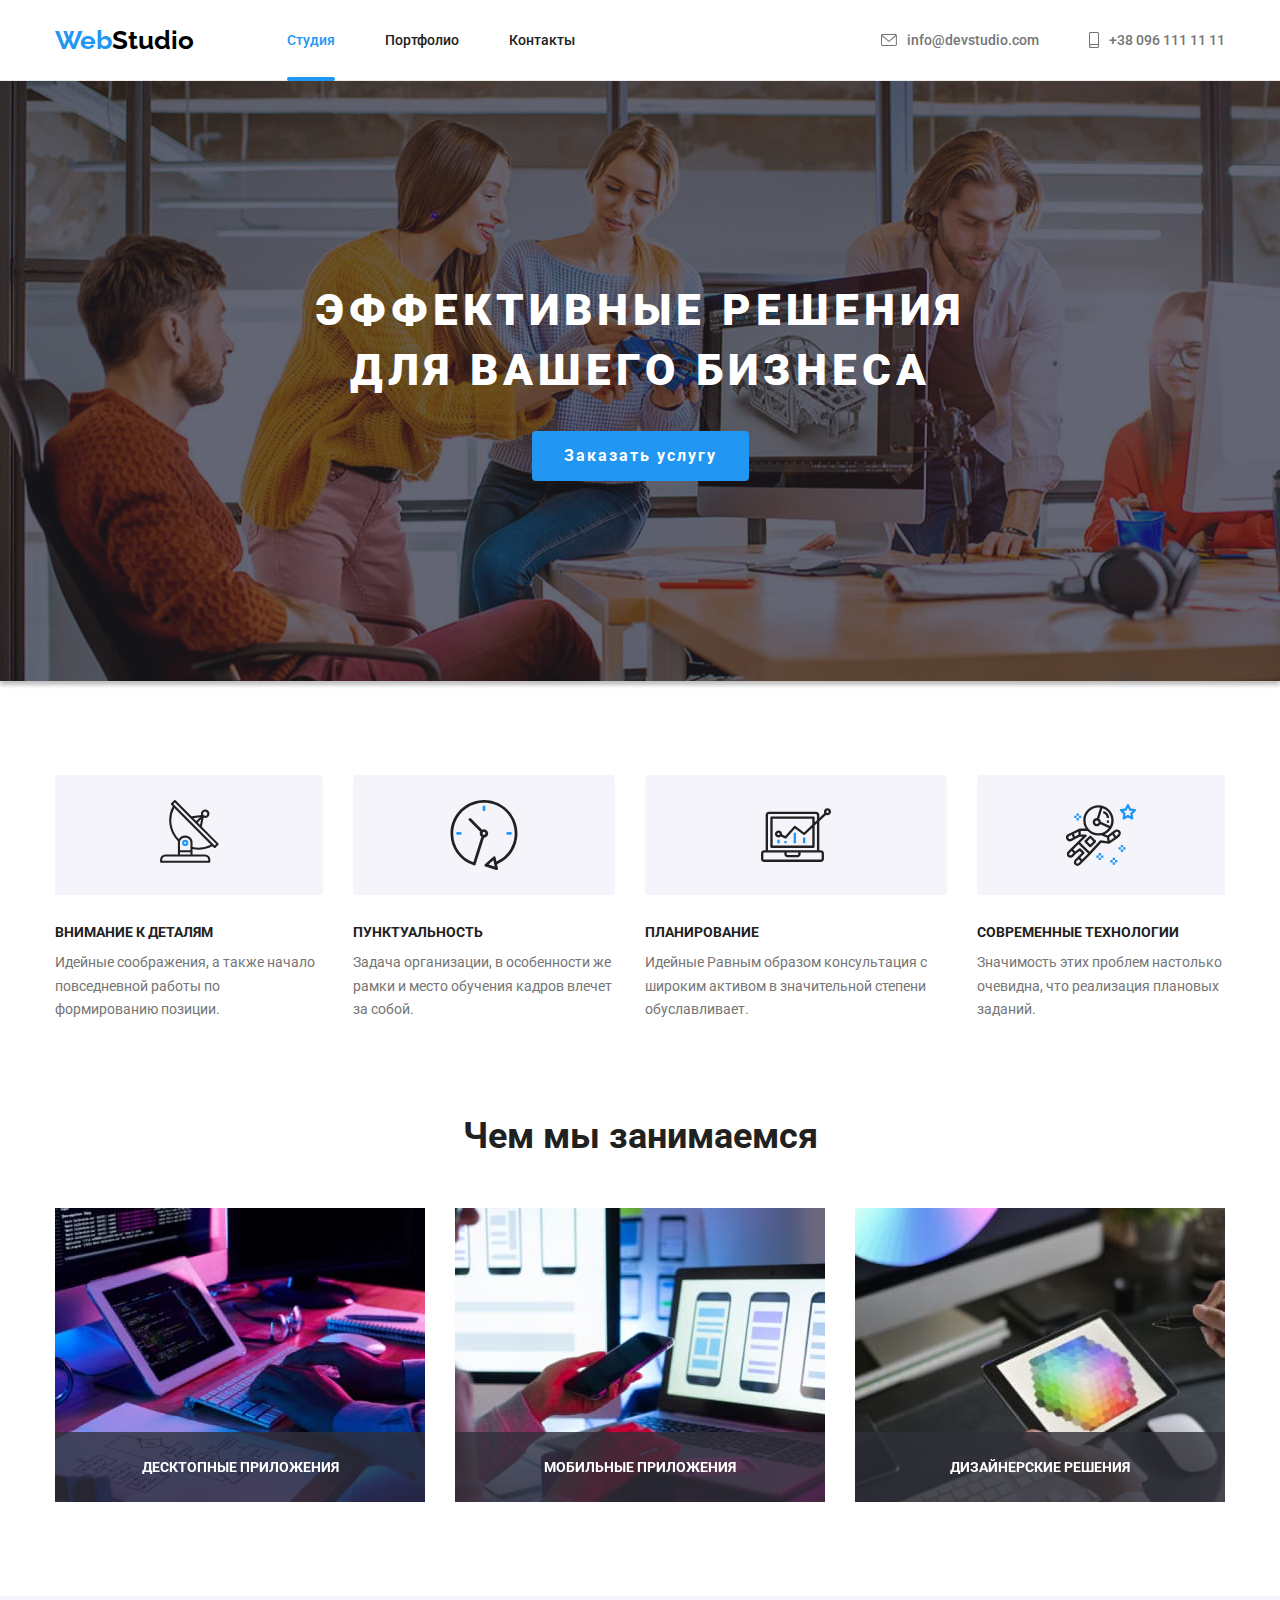
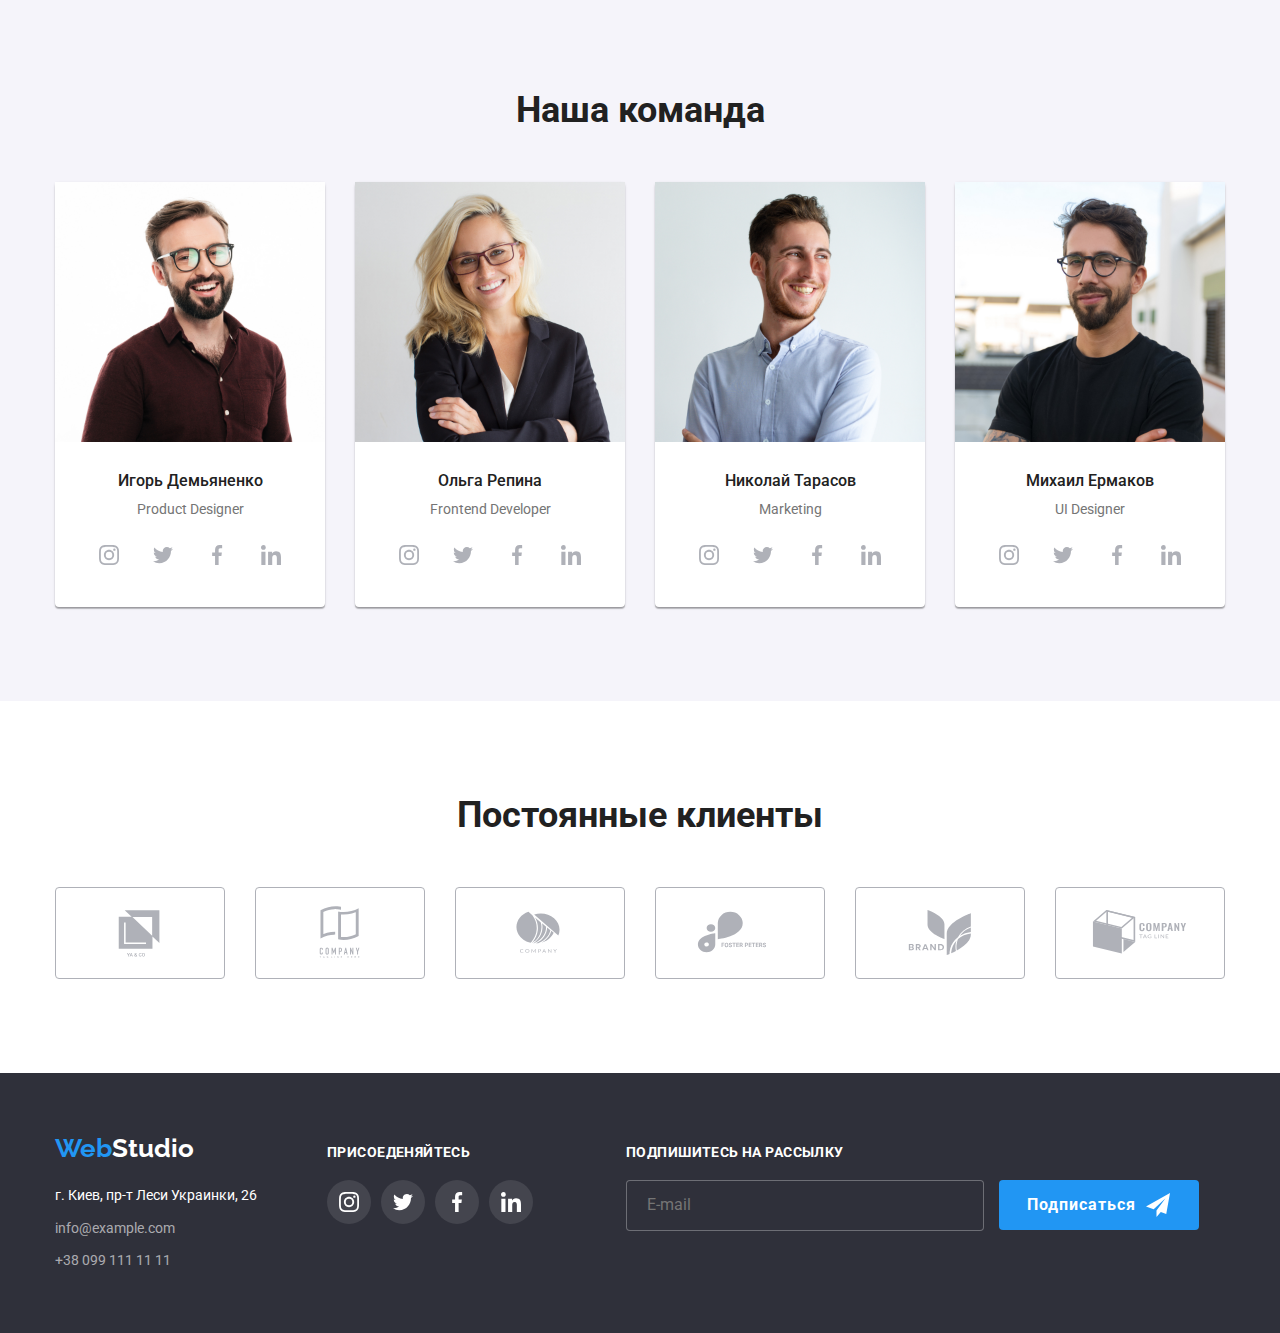
<file: index.html>
<!DOCTYPE html>
<html lang="ru">
<head>
    <meta charset="UTF-8">
    <meta http-equiv="X-UA-Compatible" content="IE=edge">
    <meta name="viewport" content="width=device-width, initial-scale=1.0">
    <link rel="stylesheet" href="./modern-normalize/modern-normalize.css">
    <link rel="preconnect" href="https://fonts.googleapis.com">
    <link rel="preconnect" href="https://fonts.gstatic.com" crossorigin>
    <link href="https://fonts.googleapis.com/css2?family=Roboto:wght@400;500;700;900&family=Raleway:wght@700&display=swap"
        rel="stylesheet">
    <title>WebStudio</title>
    <link rel="stylesheet" href="./css/styles.css">
</head>

<body>
    <header class="header">
        <div class="container"> 
            <div class="header-container"> 
                <nav class="main-nav">
                    <a href="#" lang="en" class="link-decor">
                        <span class="logo-web">Web</span><span class="logo-studio">Studio</span>
                    </a>
                    <ul class="site-nav">
                        <li class="site-nav-item"><a href="#" class="site-nav-link-current link-decor">Студия</a></li>
                        <li class="site-nav-item"><a href="./portfolio.html" class="site-nav-link link-decor">Портфолио</a></li>
                        <li class="site-nav-item"><a href="#" class="site-nav-link link-decor">Контакты</a></li>
                    </ul>
                </nav>
                    <ul class="contacts">
                        <li class="contacts-item">
                            <a href="mailto:info@devstudio.com" lang="en" class="contacts-link link-decor" style="display: flex; align-items: center;">
                                <svg class="contact-icon" width="16" height="12">
                                    <use href="./images/icons.svg#icon-envelope"></use>
                                </svg>                            
                                info@devstudio.com
                            </a>
                        </li>
                        <li class="contacts-item"><a href="tel:+380961111111" class="contacts-link link-decor" style="display: flex; align-items: center;">
                                <svg class="contact-icon" width="10" height="16">
                                    <use href="./images/icons.svg#icon-smartphone"></use>
                                </svg>
                            +38 096 111 11 11</a></li>
                    </ul> 
            </div> 
        </div>
    </header>

    <main class="main">
        <section class="hero">
            <div class="container">
                <h1 class="hero-title">Эффективные решения <br/> для вашего бизнеса</h1>
                <button data-modal-open type="button" class="hero-btn" >Заказать услугу</button>
            </div>
            <div class="data-modal is-hidden" data-modal> 
                <div class="modal">

                    <button data-modal-close class="modal-close">
                    <svg  width="18" height="18" class="modal-close-icon">
                        <use href="./images/icons.svg#icon-close"></use>
                    </svg>
                    </button>

                    <p class="modal-title">Оставьте свои данные, мы вам перезвоним</p>

                    <form class="form">
                        <label class="form-field">
                            Имя
                            <span class="input-icon">
                                <input type="text" class="form-input" name="name" placeholder=" " />
                                    <svg width="18" height="18" class="modal-icon">
                                        <use href="./images/icons.svg#icon-person"></use>
                                    </svg>
                            </span>
                        </label>

                        <label class="form-field">
                            Телефон
                            <span class="input-icon">
                                <input type="tel" class="form-input" name="phone" placeholder=" " />
                                <svg width="18" height="18" class="modal-icon">
                                    <use href="./images/icons.svg#icon-phone"></use>
                                </svg>
                            </span>
                        </label>

                       
                        <label class="form-field">
                            Почта
                            <span class="input-icon">
                                <input type="email" class="form-input" name="mail" placeholder=" " />
                                <svg width="18" height="18" class="modal-icon">
                                    <use href="./images/icons.svg#icon-email"></use>
                                </svg>
                            </span>
                        </label>
                                          

                        <label class="form-field">  
                            Комментарий
                            <textarea name="feedback" class="form-input textarea"  placeholder="Введите текст"></textarea>
                        </label>

                         <label class="contract-check">
                            <input class="checkbox" type="checkbox" name="checkbox" value="contract check" />
                            <span class="check-icon">                     
                            </span>
                            <span class="check-text">Соглашаюсь с рассылкой и принимаю
                                <a href="#" class="contract-link">Условия договора</a>
                            </span>
                        </label>

                        <button type="submit" class="modal-btn">Отправить</button>                   
                    </form>
           
                </div>

            </div>
        </section>

        <section class="section">
            <div class="container">
                <ul class="advantage">
                    <li class="advantage-item">
                        <div class="icon-block"> 
                                <svg class="advantage-icon" width="70" height="70">
                                    <use href="./images/icons.svg#icon-antenna"></use>
                                </svg>
                        </div>
                        <h3 class="subtitle advantage-title">Внимание к деталям</h3>
                        <p class="subtitle-text advantage-text">
                            Идейные соображения, а также начало повседневной работы по формированию позиции.
                        </p>
                    </li>
                    <li class="advantage-item">
                        <div class="icon-block"> 
                            <svg class="advantage-icon" width="70" height="70">
                                <use href="./images/icons.svg#icon-clock"></use>
                            </svg>
                        </div>
                        <h3 class="subtitle advantage-title">Пунктуальность</h3>
                        <p class="subtitle-text advantage-text">
                            Задача организации, в особенности же рамки и место обучения кадров влечет за собой.
                        </p>
                    </li>
                    <li class="advantage-item">
                        <div class="icon-block"> 
                            <svg class="advantage-icon" width="70" height="70">
                                <use href="./images/icons.svg#icon-diagram"></use>
                            </svg>
                        </div>
                        <h3 class="subtitle advantage-title">Планирование</h3>
                        <p class="subtitle-text advantage-text">
                            Идейные Равным образом консультация с широким активом в значительной степени обуславливает.
                        </p>
                    </li>
                    <li class="advantage-item">
                        <div class="icon-block"> 
                            <svg class="advantage-icon" width="70" height="70">
                                <use href="./images/icons.svg#icon-astronaut"></use>
                            </svg>
                        </div>
                        <h3 class="subtitle advantage-title">Современные технологии</h3>
                        <p class="subtitle-text advantage-text">
                            Значимость этих проблем настолько очевидна, что реализация плановых заданий.
                        </p>
                    </li>
                </ul>
            </div>
        </section>

        <section class="work-section section">
            <div class="container">
                <h2 class="subtitle-big">Чем мы занимаемся</h2>
                <ul class="works">
                    <li class="works-item">
                        <img src="./images/desktop.jpg" alt="Desktop" width="370" />
                        <div class="works-item-text">
                            <p>десктопные приложения</p>
                        </div>
                    </li>
                    <li class="works-item">
                        <img src="./images/phone.jpg" alt="Phone" width="370" />
                        <div class="works-item-text">
                            <p>мобильные приложения</p>
                        </div>
                    </li>
                    <li class="works-item">
                        <img src="./images/tablet.jpg" alt="Tablet" width="370" />
                        <div class="works-item-text">
                            <p>дизайнерские решения</p>
                        </div>
                    </li>
                </ul>
            </div>
        </section>

        <section class="section team-background">
            <div class="container">
                <h2 class="subtitle-team">Наша команда</h2>
                <ul class="team">
                    <li class="team-item">
                        <img src="./images/i_dem'yanenko.jpg" alt="Игорь Демьяненко" width="270">
                        <div class="team-card-text">
                            <h3 class="team-title">Игорь Демьяненко</h3>
                            <p lang="en" class="team-text">Product Designer</p>                    
                            <ul class="social">
                                <li class="social-item">
                                    <a href="#" class="social-link" style="display: flex; align-items: center; justify-content: center;">
                                        <svg class="social-icon" width="20" height="20">
                                            <use href="./images/icons.svg#icon-instagram"></use>
                                        </svg>
                                    </a>                                
                                </li>
                                <li class="social-item">
                                    <a href="#" class="social-link" style="display: flex; align-items: center; justify-content: center;">
                                        <svg class="social-icon" width="20" height="20">
                                            <use href="./images/icons.svg#icon-twitter"></use>
                                        </svg>
                                    </a>                                
                                </li>
                                <li class="social-item">
                                    <a href="#" class="social-link" style="display: flex; align-items: center; justify-content: center;">
                                        <svg class="social-icon" width="20" height="20">
                                            <use href="./images/icons.svg#icon-facebook"></use>
                                        </svg>
                                    </a>                                
                                </li>
                                <li class="social-item">
                                    <a href="#" class="social-link" style="display: flex; align-items: center; justify-content: center;">
                                        <svg class="social-icon" width="20" height="20">
                                            <use href="./images/icons.svg#icon-linkedin"></use>
                                        </svg>
                                    </a>                                
                                </li>
                            </ul>
                        </div>
                       
                    </li>
                    <li class="team-item">
                        <img src="./images/o_repina.jpg" alt="Ольга Репина" width="270">
                        <div class="team-card-text">
                            <h3 class="team-title">Ольга Репина</h3>
                            <p lang="en" class="team-text">Frontend Developer</p>                    
                            <ul class="social">
                                <li class="social-item">
                                    <a href="#" class="social-link" style="display: flex; align-items: center; justify-content: center;">
                                        <svg class="social-icon" width="20" height="20">
                                            <use href="./images/icons.svg#icon-instagram"></use>
                                        </svg>
                                    </a>
                                </li>
                                <li class="social-item">
                                    <a href="#" class="social-link" style="display: flex; align-items: center; justify-content: center;">
                                        <svg class="social-icon" width="20" height="20">
                                            <use href="./images/icons.svg#icon-twitter"></use>
                                        </svg>
                                    </a>
                                </li>
                                <li class="social-item">
                                    <a href="#" class="social-link" style="display: flex; align-items: center; justify-content: center;">
                                        <svg class="social-icon" width="20" height="20">
                                            <use href="./images/icons.svg#icon-facebook"></use>
                                        </svg>
                                    </a>
                                </li>
                                <li class="social-item">
                                    <a href="#" class="social-link" style="display: flex; align-items: center; justify-content: center;">
                                        <svg class="social-icon" width="20" height="20">
                                            <use href="./images/icons.svg#icon-linkedin"></use>
                                        </svg>
                                    </a>
                                </li>
                            </ul>
                        </div>
                        
                    </li>
                    <li class="team-item">
                        <img src="./images/n_tarasov.jpg" alt="Николай Тарасов" width="270">
                        <div class="team-card-text">
                            <h3 class="team-title">Николай Тарасов</h3>
                            <p lang="en" class="team-text">Marketing</p>                    
                            <ul class="social">
                                <li class="social-item">
                                    <a href="#" class="social-link" style="display: flex; align-items: center; justify-content: center;">
                                        <svg class="social-icon" width="20" height="20">
                                            <use href="./images/icons.svg#icon-instagram"></use>
                                        </svg>
                                    </a>
                                </li>
                                <li class="social-item">
                                    <a href="#" class="social-link" style="display: flex; align-items: center; justify-content: center;">
                                        <svg class="social-icon" width="20" height="20">
                                            <use href="./images/icons.svg#icon-twitter"></use>
                                        </svg>
                                    </a>
                                </li>
                                <li class="social-item">
                                    <a href="#" class="social-link" style="display: flex; align-items: center; justify-content: center;">
                                        <svg class="social-icon" width="20" height="20">
                                            <use href="./images/icons.svg#icon-facebook"></use>
                                        </svg>
                                    </a>
                                </li>
                                <li class="social-item">
                                    <a href="#" class="social-link" style="display: flex; align-items: center; justify-content: center;">
                                        <svg class="social-icon" width="20" height="20">
                                            <use href="./images/icons.svg#icon-linkedin"></use>
                                        </svg>
                                    </a>
                                </li>
                            </ul>
                        </div>
                        
                    </li>
                    <li class="team-item">
                        <img src="./images/m_ermakov.jpg" alt="Михаил Ермаков" width="270">
                        <div class="team-card-text">
                            <h3 class="team-title">Михаил Ермаков</h3>
                            <p lang="en" class="team-text">UI Designer</p>                    
                            <ul class="social">
                                <li class="social-item">
                                    <a href="#" class="social-link" style="display: flex; align-items: center; justify-content: center;">
                                        <svg class="social-icon" width="20" height="20">
                                            <use href="./images/icons.svg#icon-instagram"></use>
                                        </svg>
                                    </a>
                                </li>
                                <li class="social-item">
                                    <a href="#" class="social-link" style="display: flex; align-items: center; justify-content: center;">
                                        <svg class="social-icon" width="20" height="20">
                                            <use href="./images/icons.svg#icon-twitter"></use>
                                        </svg>
                                    </a>
                                </li>
                                <li class="social-item">
                                    <a href="#" class="social-link" style="display: flex; align-items: center; justify-content: center;">
                                        <svg class="social-icon" width="20" height="20">
                                            <use href="./images/icons.svg#icon-facebook"></use>
                                        </svg>
                                    </a>
                                </li>
                                <li class="social-item">
                                    <a href="#" class="social-link" style="display: flex; align-items: center; justify-content: center;">
                                        <svg class="social-icon" width="20" height="20">
                                            <use href="./images/icons.svg#icon-linkedin"></use>
                                        </svg>
                                    </a>
                                </li>
                            </ul>
                        </div>
                       
                    </li>
                </ul>
            </div>
        </section>  
        
        <section class="section">
            <div class="container">
                <h2 class="subtitle-big">Постоянные клиенты</h2>
                <ul class="client">
                    <li class="client-item">
                        <a href="#" class="client-link">
                            <svg class="client-icon" width="106" height="60">
                                <use href="./images/icons.svg#icon-client-1"></use>
                            </svg>
                        </a>
                    </li>
                    <li class="client-item">
                        <a href="#" class="client-link">
                            <svg class="client-icon" width="106" height="60">
                                <use href="./images/icons.svg#icon-client-2"></use>
                            </svg>
                        </a>
                    </li>
                    <li class="client-item">
                        <a href="#" class="client-link">
                            <svg class="client-icon" width="106" height="60">
                                <use href="./images/icons.svg#icon-client-3"></use>
                            </svg>
                        </a>
                    </li>
                    <li class="client-item">
                        <a href="#" class="client-link">
                            <svg class="client-icon" width="106" height="60">
                                <use href="./images/icons.svg#icon-client-4"></use>
                            </svg>
                        </a>
                    </li>
                    <li class="client-item">
                        <a href="#" class="client-link">
                            <svg class="client-icon" width="106" height="60">
                                <use href="./images/icons.svg#icon-client-5"></use>
                            </svg>
                        </a>
                    </li>
                    <li class="client-item">
                        <a href="#" class="client-link">
                            <svg class="client-icon" width="106" height="60">
                                <use href="./images/icons.svg#icon-client-6"></use>
                            </svg>
                        </a>
                    </li>
                </ul>
            </div>
        </section>
        
    </main> 
    
    <footer class="footer">
        <div class="container container-footer">
            <div>                
            <a href="#" lang="en" class="link-decor">
                <span class="logo-web">Web</span><span class="logo-studio-white">Studio</span>
            </a>
            <address class="adress-margin">
                <ul>
                    <li><span class="address-white">г. Киев, пр-т Леси Украинки, 26</span></li>
                    <li class="footer-margin"><a href="mailto:info@example.com" class="address link-decor">info@example.com</a></li>
                    <li class="footer-margin"><a href="tel:+380991111111" class="address link-decor">+38 099 111 11 11</a></li>
                </ul>  
            </address>  
            </div>
            <div class="social-footer">
                <h2 class="subtitle-footer">Присоеденяйтесь</h2>
                <ul class="social-footer-list">
                    <li class="social-item">
                        <a href="#" class="social-link-footer" style="display: flex; align-items: center; justify-content: center;">
                            <svg class="social-footer-icon" width="20" height="20">
                                <use href="./images/icons.svg#icon-instagram"></use>
                            </svg>
                        </a>
                    </li>
                    <li class="social-item">
                        <a href="#" class="social-link-footer" style="display: flex; align-items: center; justify-content: center;">
                            <svg class="social-footer-icon" width="20" height="20">
                                <use href="./images/icons.svg#icon-twitter"></use>
                            </svg>
                        </a>
                    </li>
                    <li class="social-item">
                        <a href="#" class="social-link-footer" style="display: flex; align-items: center; justify-content: center;">
                            <svg class="social-footer-icon" width="20" height="20">
                                <use href="./images/icons.svg#icon-facebook"></use>
                            </svg>
                        </a>
                    </li>
                    <li class="social-item">
                        <a href="#" class="social-link-footer" style="display: flex; align-items: center; justify-content: center;">
                            <svg class="social-footer-icon" width="20" height="20">
                                <use href="./images/icons.svg#icon-linkedin"></use>
                            </svg>
                        </a>
                    </li>
                </ul>
            </div>

            <div class="footer-mail">
                <h2 class="subtitle-footer">подпишитесь на рассылку</h2>
                <form class="footer-form">
                        <label class="field">
                            <input class="email" type="email" name ="footer-form" placeholder=" E-mail" />
                        </label>                                        
                    <button type="submit" class="footer-btn">
                        Подписаться
                        <svg class="mail-footer-icon" width="24" height="24">
                            <use href="./images/icons.svg#icon-send"></use>
                        </svg>
                    </button>
                </form>
            </div>
        </div>

        
        
    </footer>

    <script src="./js/modal.js"></script>

</body>
</html>
</file>
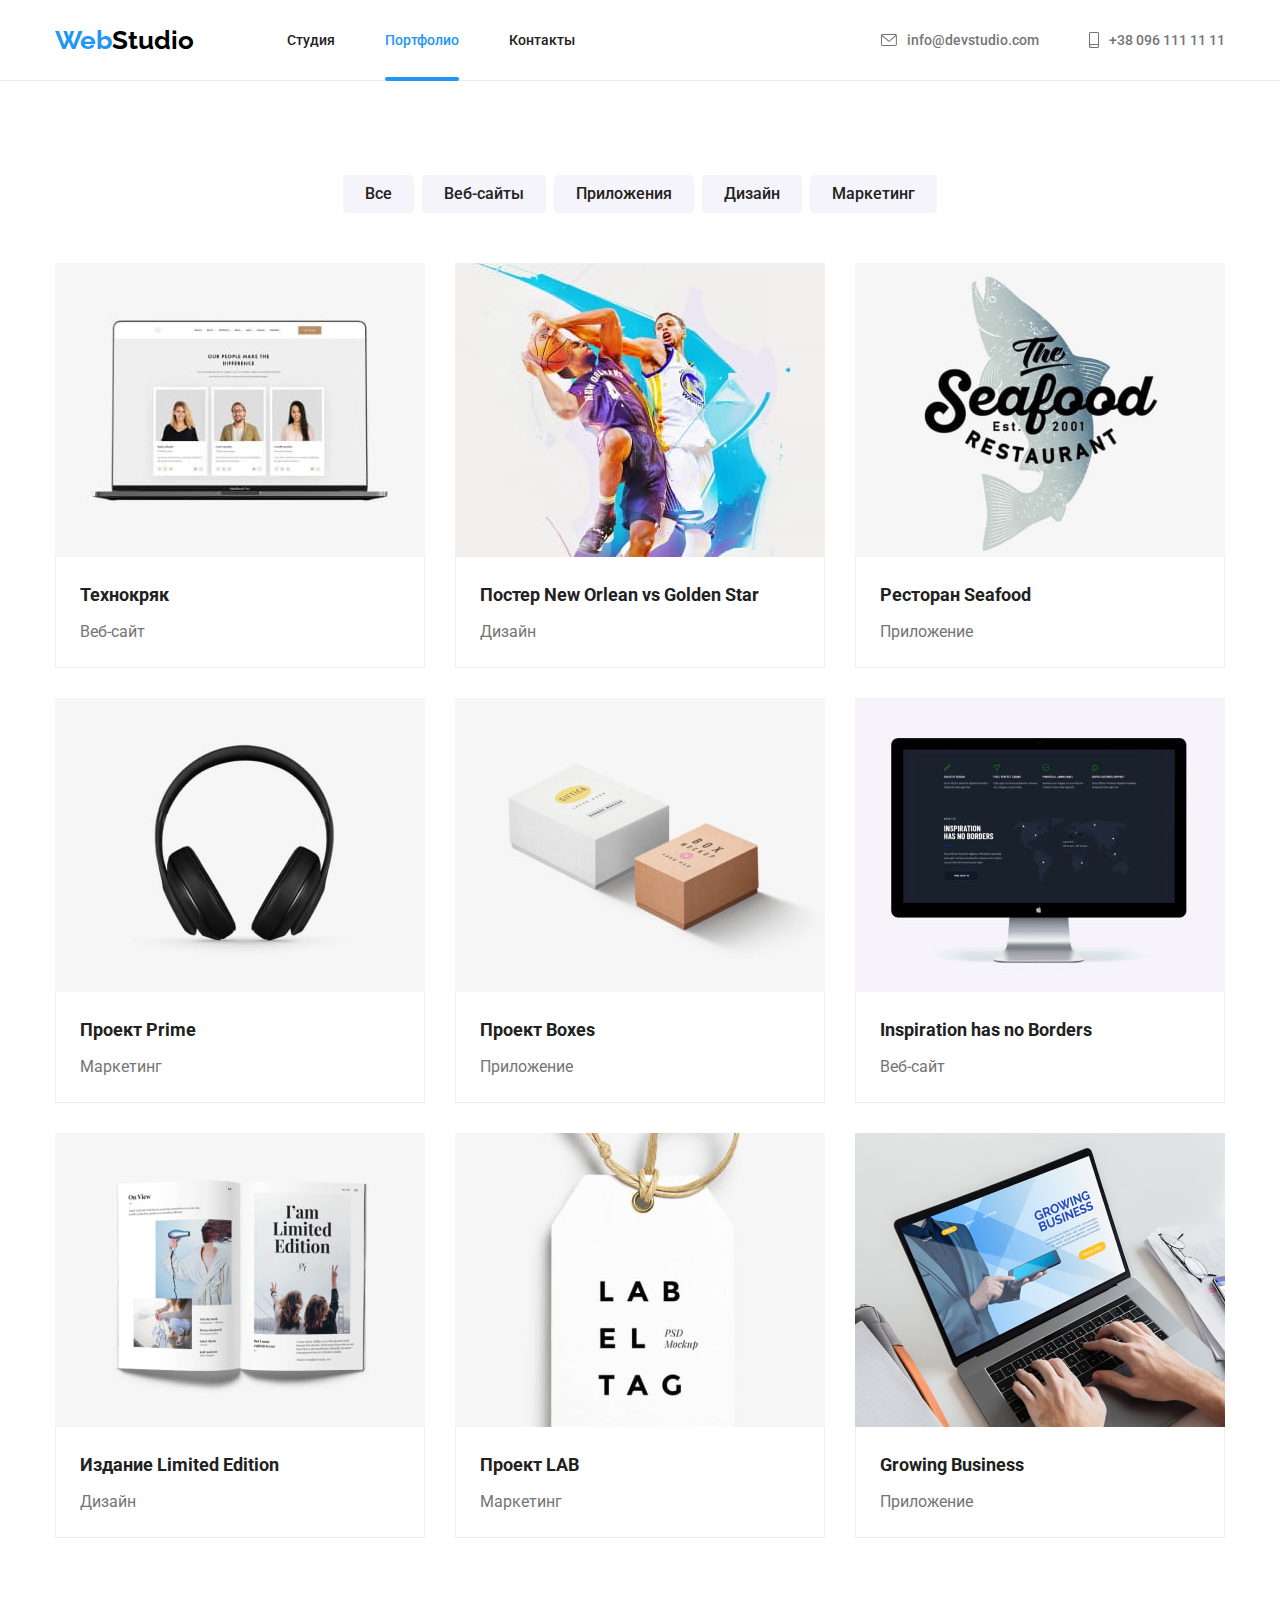
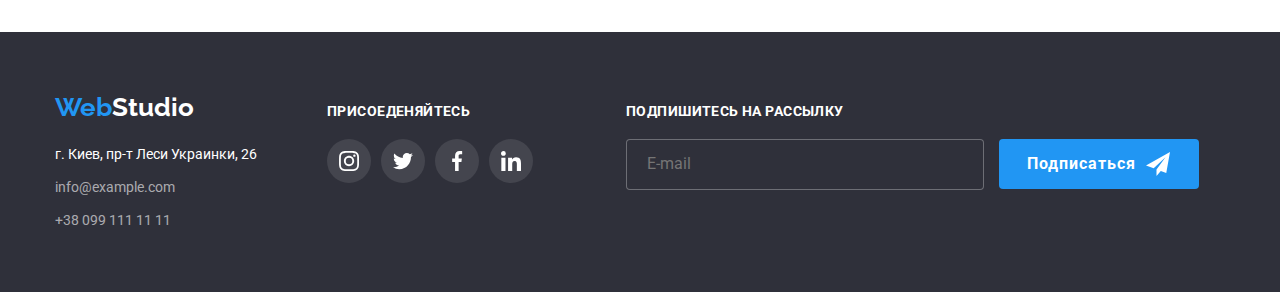
<file: portfolio.html>
<!DOCTYPE html>
<html lang="ru">
<head>
    <meta charset="UTF-8">
    <meta http-equiv="X-UA-Compatible" content="IE=edge">
    <link rel="stylesheet" href="./modern-normalize/modern-normalize.css">
    <meta name="viewport" content="width=device-width, initial-scale=1.0">
    <link rel="preconnect" href="https://fonts.googleapis.com">
    <link rel="preconnect" href="https://fonts.gstatic.com" crossorigin>
    <link href="https://fonts.googleapis.com/css2?family=Roboto:wght@400;500;700;900&family=Raleway:wght@700&display=swap"
        rel="stylesheet">
    <title>Portfolio</title>
    <link rel="stylesheet" href="./css/styles.css">
</head>

<body>
    <header class="header">
            <div class="header-container container">
                <nav class="main-nav">
                    <a href="#" lang="en" class="link-decor">
                        <span class="logo-web">Web</span><span class="logo-studio">Studio</span>
                    </a>
                    <ul class="site-nav">
                        <li class="site-nav-item"><a href="./index.html" class="site-nav-link link-decor">Студия</a></li>
                        <li class="site-nav-item"><a href="#" class="site-nav-link-current link-decor">Портфолио</a></li>
                        <li class="site-nav-item"><a href="#" class="site-nav-link link-decor">Контакты</a></li>
                    </ul>
                </nav>
                    <ul class="contacts">
                        <li class="contacts-item">
                            <a href="mailto:info@devstudio.com" lang="en" class="contacts-link link-decor"
                                style="display: flex; align-items: center;">
                                <svg class="contact-icon" width="16" height="12">
                                    <use href="./images/icons.svg#icon-envelope"></use>
                                </svg>
                                info@devstudio.com
                            </a>
                        </li>
                        <li class="contacts-item"><a href="tel:+380961111111" class="contacts-link link-decor"
                                style="display: flex; align-items: center;">
                                <svg class="contact-icon" width="10" height="16">
                                    <use href="./images/icons.svg#icon-smartphone"></use>
                                </svg>
                                +38 096 111 11 11</a>
                        </li>
                    </ul>
            </div>
    </header>

    <main>
        <section class="section">
            <div class="container">
                <ul class="filter">
                    <li class="filter-item"><button type="button" class="portfolio-btn">Все</button></li>
                    <li class="filter-item"><button type="button" class="portfolio-btn">Веб-сайты</button></li>
                    <li class="filter-item"><button type="button" class="portfolio-btn">Приложения</button></li>
                    <li class="filter-item"><button type="button" class="portfolio-btn">Дизайн</button></li>
                    <li class="filter-item"><button type="button" class="portfolio-btn">Маркетинг</button></li>
                </ul>

                <ul class="gallery">
                    <li class="gallery-item"> 
                        <a href="#" class="gallery-link link-decor">
                            <div class="overlay">
                                <img src="./images/Технокряк.jpg" alt="Технокряк" width="370">
                                <div class="card-overlay">
                                    <p>
                                        Технокряк это современная площадка распространения коронавируса. Компании используют эту платформу для цифрового
                                        шпионажа и атак на защищённые сервера конкурентов.
                                    </p>
                                </div>
                            </div>
                            <div class="gallery-item-footer">
                                <h2 class="subtitle-portfolio gallery-item-title">Технокряк</h2>
                                <p class="subtitle-portfolio-text gallery-text">Веб-сайт</p>
                            </div>
                        </a>
                    </li>
                    <li class="gallery-item">
                        <a href="#" class="gallery-link link-decor">
                            <div class="overlay">
                                <img src="./images/Постер_New_Orlean_vs_Golden_Star.jpg" alt="Технокряк" width="370">
                                <div class="card-overlay">
                                    <p>
                                        Технокряк это современная площадка распространения коронавируса. Компании используют эту платформу для
                                        цифрового
                                        шпионажа и атак на защищённые сервера конкурентов.
                                    </p>
                                </div>
                            </div>
                            <div class="gallery-item-footer">
                                <h2 class="subtitle-portfolio gallery-item-title">Постер<span lang="en"> New Orlean vs Golden Star</span></h2>
                                <p class="subtitle-portfolio-text gallery-text">Дизайн</p>
                            </div>
                        </a>
                    </li>
                    <li class="gallery-item">
                        <a href="#" class="gallery-link link-decor">
                            <div class="overlay">
                                <img src="./images/Ресторан_Seafood.jpg" alt="Технокряк" width="370">
                                <div class="card-overlay">
                                    <p>
                                        Технокряк это современная площадка распространения коронавируса. Компании используют эту платформу для
                                        цифрового
                                        шпионажа и атак на защищённые сервера конкурентов.
                                    </p>
                                </div>
                            </div>
                            <div class="gallery-item-footer">
                                <h2 class="subtitle-portfolio gallery-item-title">Ресторан<span lang="en"> Seafood</span></h2>
                                <p class="subtitle-portfolio-text gallery-text">Приложение</p>
                            </div>
                        </a>
                    </li>
                    <li class="gallery-item">
                        <a href="#" class="gallery-link link-decor">
                            <div class="overlay">
                                <img src="./images/Проект_Prime.jpg" alt="Технокряк" width="370">
                                <div class="card-overlay">
                                    <p>
                                        Технокряк это современная площадка распространения коронавируса. Компании используют эту платформу для
                                        цифрового
                                        шпионажа и атак на защищённые сервера конкурентов.
                                    </p>
                                </div>
                            </div>
                            <div class="gallery-item-footer">
                                <h2 class="subtitle-portfolio gallery-item-title">Проект<span lang="en"> Prime</span></h2>
                                <p class="subtitle-portfolio-text gallery-text">Маркетинг</p>                   
                            </div>
                        </a>
                    </li>
                    <li class="gallery-item">
                        <a href="#" class="gallery-link link-decor">
                            <div class="overlay">
                                <img src="./images/Проект_Boxes.jpg" alt="Технокряк" width="370">
                                <div class="card-overlay">
                                    <p>
                                        Технокряк это современная площадка распространения коронавируса. Компании используют эту платформу для
                                        цифрового
                                        шпионажа и атак на защищённые сервера конкурентов.
                                    </p>
                                </div>
                            </div>
                            <div class="gallery-item-footer">
                                <h2 class="subtitle-portfolio gallery-item-title">Проект<span lang="en"> Boxes</span></h2>
                                <p class="subtitle-portfolio-text gallery-text">Приложение</p>
                            </div>
                        </a>
                    </li>
                    <li class="gallery-item">
                        <a href="#" class="gallery-link link-decor">
                            <div class="overlay">
                                <img src="./images/Inspiration_has_no_Borders.jpg" alt="Технокряк" width="370">
                                <div class="card-overlay">
                                    <p>
                                        Технокряк это современная площадка распространения коронавируса. Компании используют эту платформу для
                                        цифрового
                                        шпионажа и атак на защищённые сервера конкурентов.
                                    </p>
                                </div>
                            </div>
                            <div class="gallery-item-footer">
                                <h2 lang="en" class="subtitle-portfolio gallery-item-title">Inspiration has no Borders</h2>
                                <p class="subtitle-portfolio-text gallery-text">Веб-сайт</p>
                            </div>
                        </a>
                    </li>
                    <li class="gallery-item">
                        <a href="#" class="gallery-link link-decor">
                            <div class="overlay">
                                <img src="./images/Издание_Limited_Edition.jpg" alt="Технокряк" width="370">
                                <div class="card-overlay">
                                    <p>
                                        Технокряк это современная площадка распространения коронавируса. Компании используют эту платформу для
                                        цифрового
                                        шпионажа и атак на защищённые сервера конкурентов.
                                    </p>
                                </div>
                            </div>
                            <div class="gallery-item-footer">
                                <h2 class="subtitle-portfolio gallery-item-title">Издание<span lang="en"> Limited Edition</span></h2>
                                <p class="subtitle-portfolio-text gallery-text">Дизайн</p>
                            </div>
                        </a>
                    </li>
                    <li class="gallery-item">
                        <a href="#" class="gallery-link link-decor">
                            <div class="overlay">
                                <img src="./images/Проект_LAB.jpg" alt="Технокряк" width="370">
                                <div class="card-overlay">
                                    <p>
                                        Технокряк это современная площадка распространения коронавируса. Компании используют эту платформу для
                                        цифрового
                                        шпионажа и атак на защищённые сервера конкурентов.
                                    </p>
                                </div>
                            </div>
                            <div class="gallery-item-footer">
                                <h2 class="subtitle-portfolio gallery-item-title">Проект<span lang="en"> LAB</span></h2>
                                <p class="subtitle-portfolio-text gallery-text">Маркетинг</p>
                            </div>
                        </a>
                    </li>
                    <li class="gallery-item">
                        <a href="#" class="gallery-link link-decor">
                            <div class="overlay">
                                <img src="./images/Growing_Business.jpg" alt="Технокряк" width="370">
                                <div class="card-overlay">
                                    <p>
                                        Технокряк это современная площадка распространения коронавируса. Компании используют эту платформу для
                                        цифрового
                                        шпионажа и атак на защищённые сервера конкурентов.
                                    </p>
                                </div>
                            </div>
                            <div class="gallery-item-footer">
                                <h2 lang="en" class="subtitle-portfolio gallery-item-title">Growing Business</h2>
                                <p class="subtitle-portfolio-text gallery-text">Приложение</p>
                            </div>
                        </a>
                    </li>
                </ul>
            </div>
        </section>
    </main>

    <footer class="footer">
        <div class="container container-footer">
            <div>
                <a href="#" lang="en" class="link-decor">
                    <span class="logo-web">Web</span><span class="logo-studio-white">Studio</span>
                </a>
                <address class="adress-margin">
                    <ul>
                        <li><span class="address-white">г. Киев, пр-т Леси Украинки, 26</span></li>
                        <li class="footer-margin"><a href="mailto:info@example.com"
                                class="address link-decor">info@example.com</a></li>
                        <li class="footer-margin"><a href="tel:+380991111111" class="address link-decor">+38 099 111 11
                                11</a></li>
                    </ul>
                </address>
            </div>
            <div class="social-footer">
                <h2 class="subtitle-footer">Присоеденяйтесь</h2>
                <ul class="social-footer-list">
                    <li class="social-item">
                        <a href="#" class="social-link-footer"
                            style="display: flex; align-items: center; justify-content: center;">
                            <svg class="social-footer-icon" width="20" height="20">
                                <use href="./images/icons.svg#icon-instagram"></use>
                            </svg>
                        </a>
                    </li>
                    <li class="social-item">
                        <a href="#" class="social-link-footer"
                            style="display: flex; align-items: center; justify-content: center;">
                            <svg class="social-footer-icon" width="20" height="20">
                                <use href="./images/icons.svg#icon-twitter"></use>
                            </svg>
                        </a>
                    </li>
                    <li class="social-item">
                        <a href="#" class="social-link-footer"
                            style="display: flex; align-items: center; justify-content: center;">
                            <svg class="social-footer-icon" width="20" height="20">
                                <use href="./images/icons.svg#icon-facebook"></use>
                            </svg>
                        </a>
                    </li>
                    <li class="social-item">
                        <a href="#" class="social-link-footer"
                            style="display: flex; align-items: center; justify-content: center;">
                            <svg class="social-footer-icon" width="20" height="20">
                                <use href="./images/icons.svg#icon-linkedin"></use>
                            </svg>
                        </a>
                    </li>
                </ul>
            </div>

            <div class="footer-mail">
            <h2 class="subtitle-footer">подпишитесь на рассылку</h2>
            <form class="footer-form">
                <label class="field">
                    <input class="email" type="email" name="footer-form" placeholder=" E-mail" />
                </label>
                <button type="submit" class="footer-btn">
                    Подписаться
                    <svg class="mail-footer-icon" width="24" height="24">
                        <use href="./images/icons.svg#icon-send"></use>
                    </svg>
                </button>
            </form>
            </div>
        </div>
    
    </footer>
  
</body>
</html>
</file>
<file: css/styles.css>
:root {
  --primary-text-color: #757575;
  --title-text-color: #212121;
  --accent-color: #2196f3;
  --primary-color: #ffffff;
  --secondary-color: #f5f4fa;
  --background-color: #2f303a;
  --header-border-color: #ececec;
  --icon-color: #afb1b8;
}

* {
  box-sizing: border-box;
}

body {
  font-family: "Roboto", sans-serif;
  font-size: 14px;
  background-color: var(--primary-color);
  color: var(--title-text-color);
  max-width: 1600px;
}

input,
textarea {
  outline: 0;
}

h1,
h2,
h3,
p {
  margin: 0;
}

ul {
  padding: 0;
  margin: 0;
  list-style-type: none;
}

img {
  display: block;
  width: 100%;
  height: auto;
}

.link-decor {
  display: block;
  text-decoration: none;
  margin: 0;
}
.container {
  width: 1200px;
  padding-right: 15px;
  padding-left: 15px;
  margin: 0 auto;
}

.section {
  padding-top: 94px;
  padding-bottom: 94px;
}

/*header */

.header-container {
  display: flex;
  justify-content: space-between;
  align-items: center;
}

.header {
  border-bottom: 1px solid var(--header-border-color);
}

.logo-web {
  font-family: Raleway, sans-serif;
  font-weight: 700;
  font-size: 26px;
  line-height: 1.19;
  color: var(--accent-color);
}

.logo-studio {
  font-family: Raleway, sans-serif;
  font-weight: 700;
  font-size: 26px;
  line-height: 1.19;
  color: #000000;
}

.logo-studio-white {
  font-family: Raleway, sans-serif;
  font-weight: 700;
  font-size: 26px;
  line-height: 1.19;
  color: var(--primary-color);
}

/*nav bar*/

.main-nav {
  display: flex;
  align-items: center;
}

.site-nav {
  display: flex;
  align-items: center;
  margin-left: 93px;
  font-weight: 500;
}

.site-nav-link {
  color: var(--title-text-color);
  padding-top: 32px;
  padding-bottom: 32px;

  transition: color 250ms cubic-bezier(0.4, 0, 0.2, 1);
}

/* .site-nav-item {
} */
.site-nav-item:not(:first-child) {
  margin-left: 50px;
}

.site-nav-link:hover,
.site-nav-link:focus {
  color: var(--accent-color);
}

.site-nav-link-current {
  color: var(--accent-color);
  padding-top: 32px;
  padding-bottom: 32px;

  position: relative;
}

.site-nav-link-current::after {
  content: "";

  position: absolute;
  left: 0;
  bottom: -1px;

  display: block;
  width: 100%;
  height: 4px;
  background-color: var(--accent-color);
  border-radius: 4px;
}

/*contacts*/

.contacts {
  display: flex;
  margin-left: auto;
  align-items: flex-end;
  font-weight: 500;
}

.contacts-link {
  color: var(--primary-text-color);

  transition: color 250ms cubic-bezier(0.4, 0, 0.2, 1);
}

.contact-icon {
  fill: var(--primary-text-color);
  margin-right: 10px;
  transition: fill 250ms cubic-bezier(0.4, 0, 0.2, 1);
}

.contacts-link:hover,
.contacts-link:focus {
  color: var(--accent-color);
}
.contacts-link:hover .contact-icon,
.contacts-link:focus .contact-icon {
  fill: var(--accent-color);
}
.contacts-item:not(:first-child) {
  margin-left: 50px;
}

/* main */

/*hero*/

.hero {
  text-align: center;
  background-image: linear-gradient(
      rgba(47, 48, 58, 0.4),
      rgba(47, 48, 58, 0.4)
    ),
    url("../images/bg-hero.jpg");
  background-repeat: no-repeat;

  background-color: var(--background-color);
  padding-top: 200px;
  padding-bottom: 200px;
  box-shadow: 0px 4px 4px rgba(0, 0, 0, 0.25);
}

.hero-title {
  font-weight: 900;
  font-size: 44px;
  line-height: 1.36;
  text-transform: uppercase;
  color: var(--primary-color);
  letter-spacing: 5px;
}

.hero-btn {
  font-family: Roboto, sans-serif;
  background-color: var(--accent-color);
  font-weight: 700;
  font-size: 16px;
  line-height: 1.87;
  letter-spacing: 2px;
  color: var(--primary-color);
  cursor: pointer;
  margin-top: 30px;
  min-width: 200px;
  padding: 10px 32px;
  border-radius: 4px;
  border: 0px;
}

/*нащи приимущества*/

.subtitle {
  font-weight: 700;
  font-size: 14px;
  line-height: 1.14;
}

.subtitle-text {
  line-height: 1.71;
  color: var(--primary-text-color);
}

.subtitle-big {
  font-size: 36px;
  line-height: 1.16;
  text-align: center;
  margin-bottom: 50px;
}

.advantage {
  display: flex;
}

.advantage-item {
  display: flex;
  flex-direction: column;
}

.advantage-item:not(:first-child) {
  margin-left: 30px;
}

.advantage-title {
  text-transform: uppercase;
  margin-bottom: 10px;
}
.icon-block {
  display: flex;
  justify-content: center;
  background-color: var(--secondary-color);
  border-radius: 4px;
  padding: 25px 0;
  margin-bottom: 30px;
}

.work-section {
  padding-top: 0;
}

.works-item {
  position: relative;
}

.works-item-text {
  height: 70px;
  width: 100%;
  position: absolute;
  bottom: 0;
  right: 0;

  padding: 27px 0;

  text-transform: uppercase;
  font-weight: 700;
  line-height: 1.17;
  text-align: center;
  color: var(--primary-color);
  background: rgba(47, 48, 58, 0.8);
}

.works {
  display: flex;
  justify-content: space-between;
}

/*team*/
.team-background {
  background-color: var(--secondary-color);
}

.subtitle-team {
  font-size: 36px;
  line-height: 1.16;
  text-align: center;
  margin-bottom: 50px;
}

.team {
  display: flex;
}

.team-item:not(:first-child) {
  margin-left: 30px;
}

.team-item {
  background-color: var(--primary-color);
  border-radius: 4px;
  text-align: center;
  box-shadow: 0px 1px 3px rgba(0, 0, 0, 0.12), 0px 1px 1px rgba(0, 0, 0, 0.14),
    0px 2px 1px rgba(0, 0, 0, 0.2);
}

.team-card-text {
  padding: 30px 0;
}

.team-title {
  font-weight: 500;
  font-size: 16px;
  line-height: 1.18;
  margin-bottom: 10px;
}

.team-text {
  color: var(--primary-text-color);
}

.social {
  display: flex;
  justify-content: center;
  margin-top: 16px;
}

.social-link {
  display: flex;
  align-items: center;
  width: 44px;
  height: 44px;
  border-radius: 50%;

  transition: background-color 250ms cubic-bezier(0.4, 0, 0.2, 1);
}

.social-link:hover,
.social-link:focus {
  background-color: var(--accent-color);
}
.social-icon {
  fill: var(--icon-color);
  transition: fill 250ms cubic-bezier(0.4, 0, 0.2, 1);
}

.social-item:not(:first-child) {
  margin-left: 10px;
}
.social-link:hover .social-icon,
.social-link:focus .social-icon {
  fill: var(--primary-color);
}

.client {
  display: flex;
  align-items: center;
  justify-content: space-between;
}

/* .client-item {
} */

.client-link {
  display: flex;
  align-items: center;
  justify-content: center;
  border: 1px solid var(--icon-color);
  border-radius: 4px;
  width: 170px;
  height: 92px;

  transition: border-color 250ms cubic-bezier(0.4, 0, 0.2, 1);
}

.client-icon {
  fill: var(--icon-color);
  transition: fill 250ms cubic-bezier(0.4, 0, 0.2, 1);
}

.client-link:hover,
.client-link:focus {
  border-color: var(--accent-color);
}

.client-link:hover .client-icon,
.client-link:focus .client-icon {
  fill: var(--accent-color);
}

/*footer*/

.footer {
  background-color: var(--background-color);
  padding-top: 60px;
  padding-bottom: 60px;
}

.container-footer {
  display: flex;
  align-items: baseline;
}

.sociai-item {
  display: flex;
  justify-content: center;
  align-items: center;
}

.adress-margin {
  margin-top: 20px;
}

.footer-margin {
  margin-top: 9px;
}

.address {
  font-style: normal;
  line-height: 1.71;
  color: rgba(255, 255, 255, 0.6);
}

.address-white {
  font-style: normal;
  line-height: 1.71;
  color: var(--primary-color);
}

.subtitle-footer {
  font-weight: 700;
  font-size: 14px;
  line-height: 1.17;
  letter-spacing: 0.03em;
  color: var(--primary-color);
  text-transform: uppercase;
}

.social-link-footer {
  padding: 0;
  border: none;
  width: 44px;
  height: 44px;
  text-align: center;
  border-radius: 50%;
  background: rgba(255, 255, 255, 0.1);

  transition: background-color 250ms cubic-bezier(0.4, 0, 0.2, 1);
}

.social-footer-icon {
  fill: var(--primary-color);
}

.social-footer {
  margin-left: 70px;
}

.social-item:not(:first-child) {
  margin-left: 10px;
}
.social-link-footer:hover,
.social-link-footer:focus {
  background-color: var(--accent-color);
}
.social-footer-list {
  display: flex;
  margin-top: 20px;
}

.footer-mail {
  margin-left: 93px;
}

.footer-form {
  margin-top: 20px;
}

.footer-btn {
  display: inline-flex;
  align-items: center;
  color: var(--primary-color);
  font-family: Roboto, sans-serif;
  background-color: var(--accent-color);
  font-weight: 700;
  font-size: 16px;
  line-height: 1.9;
  letter-spacing: 0.06em;
  cursor: pointer;
  min-width: 200px;
  padding: 10px 28px;
  border-radius: 4px;
  border: 0px;
  margin-left: 12px;
}

/* .footer-btn:hover,
.footer-btn:focus {
  background-color: var(--accent-color);
  transition: background-color 250ms cubic-bezier(0.4, 0, 0.2, 1);
} */

.email {
  font-family: Roboto, sans-serif;
  font-weight: 400;
  font-size: 16px;
  line-height: 1.18;
  box-sizing: border-box;
  border: 1px solid rgba(255, 255, 255, 0.3);
  border-radius: 4px;
  padding: 15px 0 15px 16px;
  min-width: 358px;
  background: var(--background-color);
  color: rgba(255, 255, 255, 0.6);
}

.mail-footer-icon {
  fill: var(--primary-color);
  margin-left: 10px;
}

/*portfolio*/

/* filter , filter-btn */

.filter {
  display: flex;
  justify-content: center;
  margin-bottom: 50px;
}

.filter-item:not(:first-child) {
  margin-left: 8px;
}

.portfolio-btn {
  font-family: Roboto, sans-serif;
  background-color: var(--secondary-color);
  font-weight: 500;
  font-size: 16px;
  line-height: 1.62;
  color: var(--title-text-color);
  cursor: pointer;
  border: 0;
  border-radius: 4px;
  padding: 6px 22px;

  transition: background-color 250ms cubic-bezier(0.4, 0, 0.2, 1),
    color 250ms cubic-bezier(0.4, 0, 0.2, 1),
    box-shadow 250ms cubic-bezier(0.4, 0, 0.2, 1);
}

.portfolio-btn:hover,
.portfolio-btn:focus {
  color: var(--primary-color);
  background-color: var(--accent-color);
  box-shadow: 0px 3px 1px rgba(0, 0, 0, 0.1), 0px 1px 2px rgba(0, 0, 0, 0.08),
    0px 2px 2px rgba(0, 0, 0, 0.12);
}

/* portfolio card */

.subtitle-portfolio {
  font-weight: 700;
  font-size: 18px;
  line-height: 2;
}

.subtitle-portfolio-text {
  font-size: 16px;
  line-height: 1.87;
  color: var(--primary-text-color);
}

.gallery {
  display: flex;
  flex-wrap: wrap;
}

.gallery-text {
  margin-top: 4px;
}

.gallery-item-footer {
  padding: 20px 24px;
  border-bottom: 1px solid #eeeeee;
  border-left: 1px solid #eeeeee;
  border-right: 1px solid #eeeeee;
}

.gallery-item {
  position: relative;
  background-color: var(--primary-color);
  text-align: left;
  margin-right: 30px;
  margin-bottom: 30px;
}

.gallery-item:nth-child(3n) {
  margin-right: 0;
}

.gallery-item:nth-last-child(-n + 3) {
  margin-bottom: 0;
}
.gallery-link {
  color: var(--title-text-color);
  transition: box-shadow 250ms cubic-bezier(0.4, 0, 0.2, 1);
}

.gallery-link:hover,
.gallery-link:focus {
  box-shadow: 0px 1px 1px rgba(0, 0, 0, 0.12), 0px 4px 4px rgba(0, 0, 0, 0.06),
    1px 4px 6px rgba(0, 0, 0, 0.16);
}

.overlay {
  position: relative;
  overflow: hidden;
}

.card-overlay {
  display: flex;
  position: absolute;
  bottom: 0;
  left: 0;
  width: 100%;
  height: 100%;
  background-color: rgba(33, 150, 243, 0.9);

  color: var(--primary-color);
  align-items: center;
  font-weight: 400;
  font-size: 18px;
  line-height: 1.55;
  padding-left: 24px;
  padding-right: 24px;

  transform: translateY(100%);
  opacity: 0;
  transition: transform 250ms cubic-bezier(0.4, 0, 0.2, 1),
    opacity 250ms cubic-bezier(0.4, 0, 0.2, 1);
}

.gallery-link:focus .card-overlay,
.gallery-link:hover .card-overlay {
  transform: translateY(0);
  opacity: 1;
}

/* modal */

.data-modal {
  position: fixed;
  top: 0;
  left: 0;
  width: 100%;
  height: 100%;
  background-color: rgba(0, 0, 0, 0.5);

  opacity: 1;

  transition: opacity 250ms cubic-bezier(0.4, 0, 0.2, 1);
}

.data-modal.is-hidden {
  opacity: 0;
  pointer-events: none;
}

.data-modal.is-hidden .modal {
  transform: translate(-50%, -50%) scale(1.2);
}

.modal {
  width: 530px;
  height: 580px;
  background-color: var(--primary-color);
  border-radius: 4px;
  padding: 40px;

  position: absolute;
  top: 50%;
  left: 50%;
  transform: translate(-50%, -50%) scale(1);

  transition: transform 250ms cubic-bezier(0.4, 0, 0.2, 1);
}

.modal-close {
  position: absolute;
  display: flex;
  align-items: center;
  justify-content: center;
  top: 8px;
  right: 8px;
  width: 30px;
  height: 30px;
  background-color: var(--primary-color);
  border: 1px solid rgba(0, 0, 0, 0.1);
  border-radius: 50%;
  cursor: pointer;
  padding: 0;
  box-sizing: border-box;
}
.modal-close-icon {
  transition: fill 250ms cubic-bezier(0.4, 0, 0.2, 1);
}

.modal-close:hover .modal-close-icon,
.modal-close:focus .modal-close-icon {
  fill: var(--accent-color);
}

.modal-title {
  font-weight: 700;
  font-size: 20px;
  line-height: 1.17;
  letter-spacing: 0.03em;
  text-align: center;
  color: var(--title-text-color);
  margin-bottom: 12px;
}

/* .form {
  
} */

.form-field {
  position: relative;
  display: block;
  border-radius: 4px;
  border: none;
  color: var(--primary-text-color);
  text-align: left;
}

.input-icon:focus-within > .modal-icon {
  fill: var(--accent-color);
  transition: fill 250ms cubic-bezier(0.4, 0, 0.2, 1);
}
.form-input:focus {
  border-color: var(--accent-color);
  transition: border-color 250ms cubic-bezier(0.4, 0, 0.2, 1);
}

.input-icon {
  display: block;
  position: relative;
  margin: 4px 0 10px 0;
}

.modal-icon {
  position: absolute;
  top: 50%;
  left: 12px;
  transform: translateY(-50%);
}

.form-input {
  width: 100%;
  margin: 0;
  padding: 11px 0 11px 12px;
  font: inherit;
  border-radius: 4px;
  border: 1px solid rgba(33, 33, 33, 0.2);
}

.form-input:not(:last-child) {
  padding-left: 40px;
}

.field-icon {
  position: absolute;
  display: inline-block;
  top: 50%;
  left: 12px;
  transform: translateY(-50%);
}

.textarea {
  height: 120px;
  margin-top: 4px;
}

.textarea::placeholder {
  color: rgba(117, 117, 117, 0.5);
}

.textarea:focus {
  border-color: var(--accent-color);
  transition: border-color 250ms cubic-bezier(0.4, 0, 0.2, 1);
}

.contract-check {
  display: flex;
  align-items: center;
  justify-content: center;
}

.check-text {
  font-size: 14px;
  font-weight: 400;
  line-height: 1.71;
  letter-spacing: 0.03em;
  color: var(--primary-text-color);
  margin-left: 8px;
}

.checkbox {
  position: absolute;
  width: 1px;
  height: 1px;
  margin: -1px;
  border: 0;
  padding: 0;
  clip: rect(0 0 0 0);
  overflow: hidden;
}

.check-icon {
  display: inline-block;
  text-align: center;
  width: 16px;
  height: 15px;
  border: 2px solid var(--title-text-color);
  border-radius: 4px;
  background-image: url("../images/check.svg");
  background-position: 50% 50%;
  transition: background-color 250ms cubic-bezier(0.4, 0, 0.2, 1);
}

.checkbox:checked + .check-icon {
  border-color: transparent;
  background-color: var(--accent-color);
  /* background-image: url("../images/check.svg");
  background-repeat: no-repeat;
  background-position: 50% 50%; */

  background-origin: border-box;
}

.contract-link {
  display: inline-block;
  color: var(--accent-color);
}

.modal-btn {
  background-color: var(--accent-color);
  font-weight: 700;
  font-size: 16px;
  line-height: 1.87;
  letter-spacing: 0.06em;
  color: var(--primary-color);
  cursor: pointer;
  margin-top: 30px;
  min-width: 200px;
  padding: 10px;
  border-radius: 4px;
  border: 0px;
}
</file>
